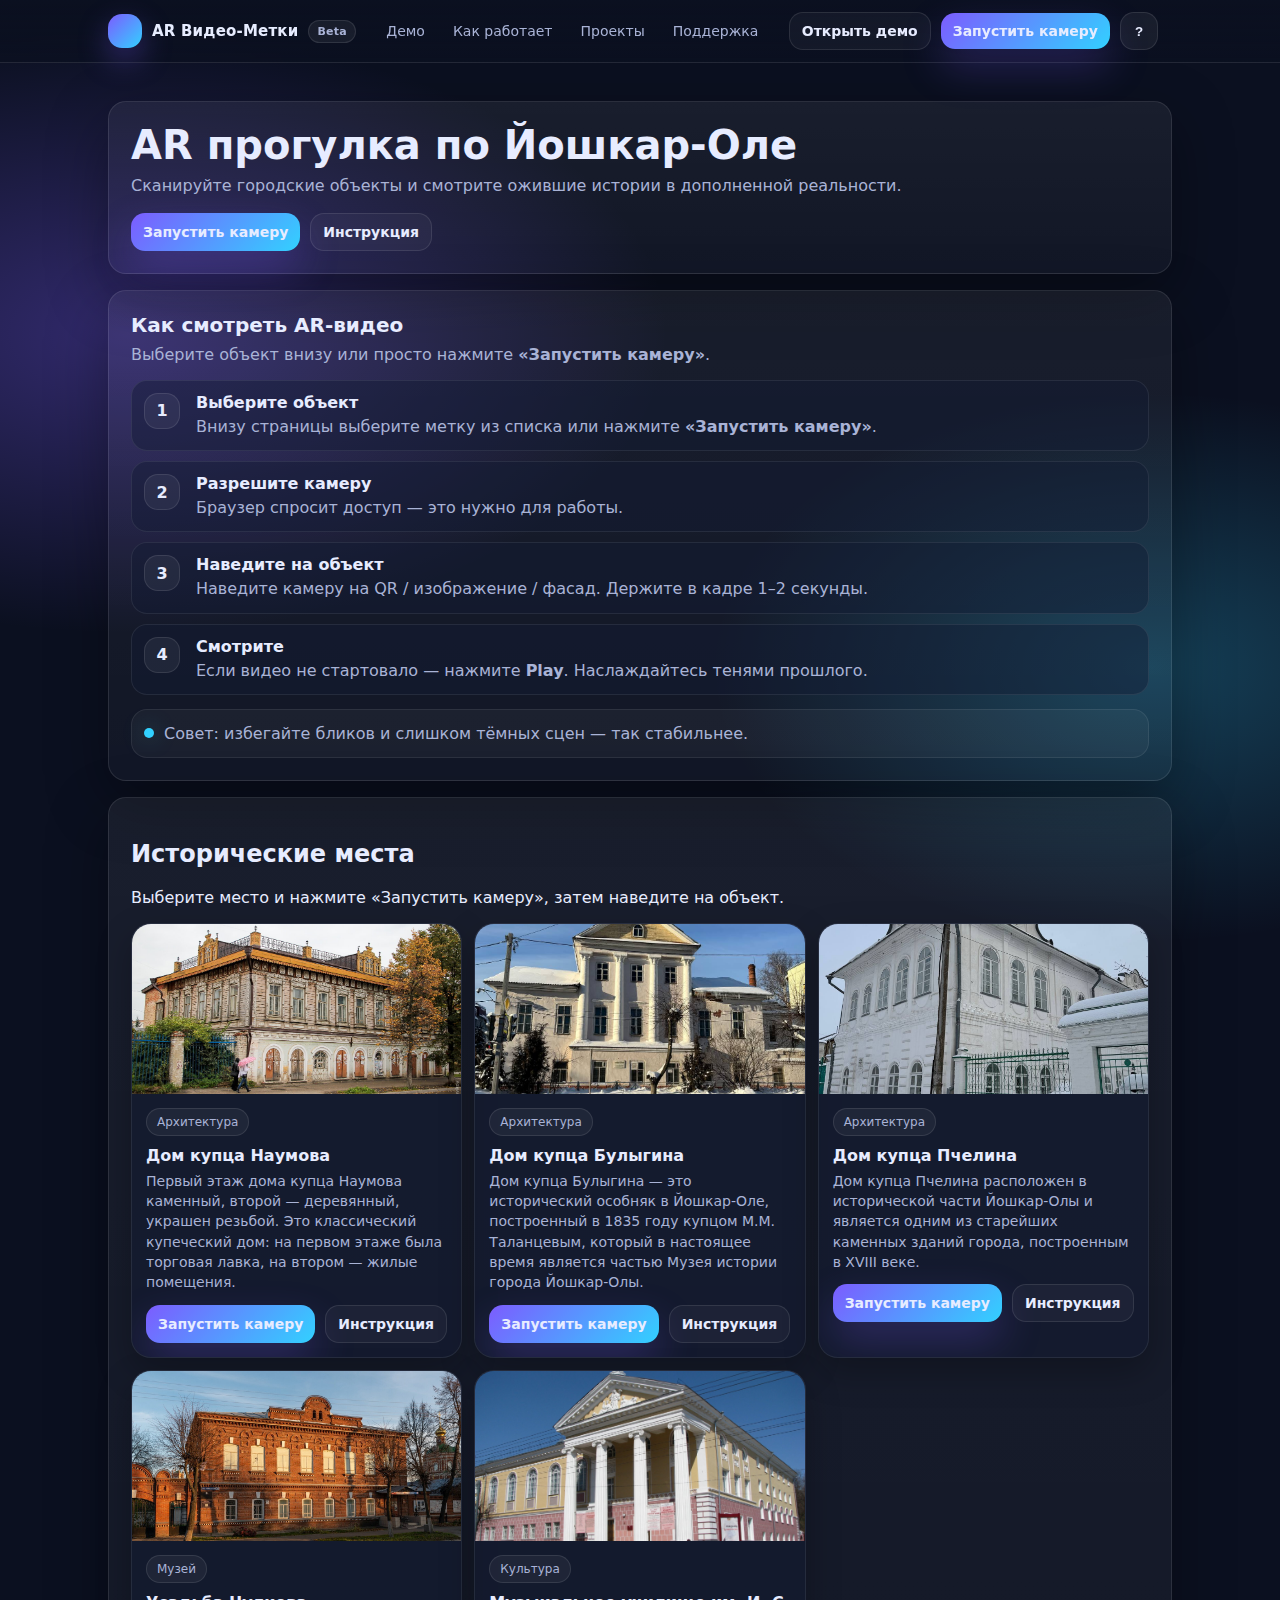
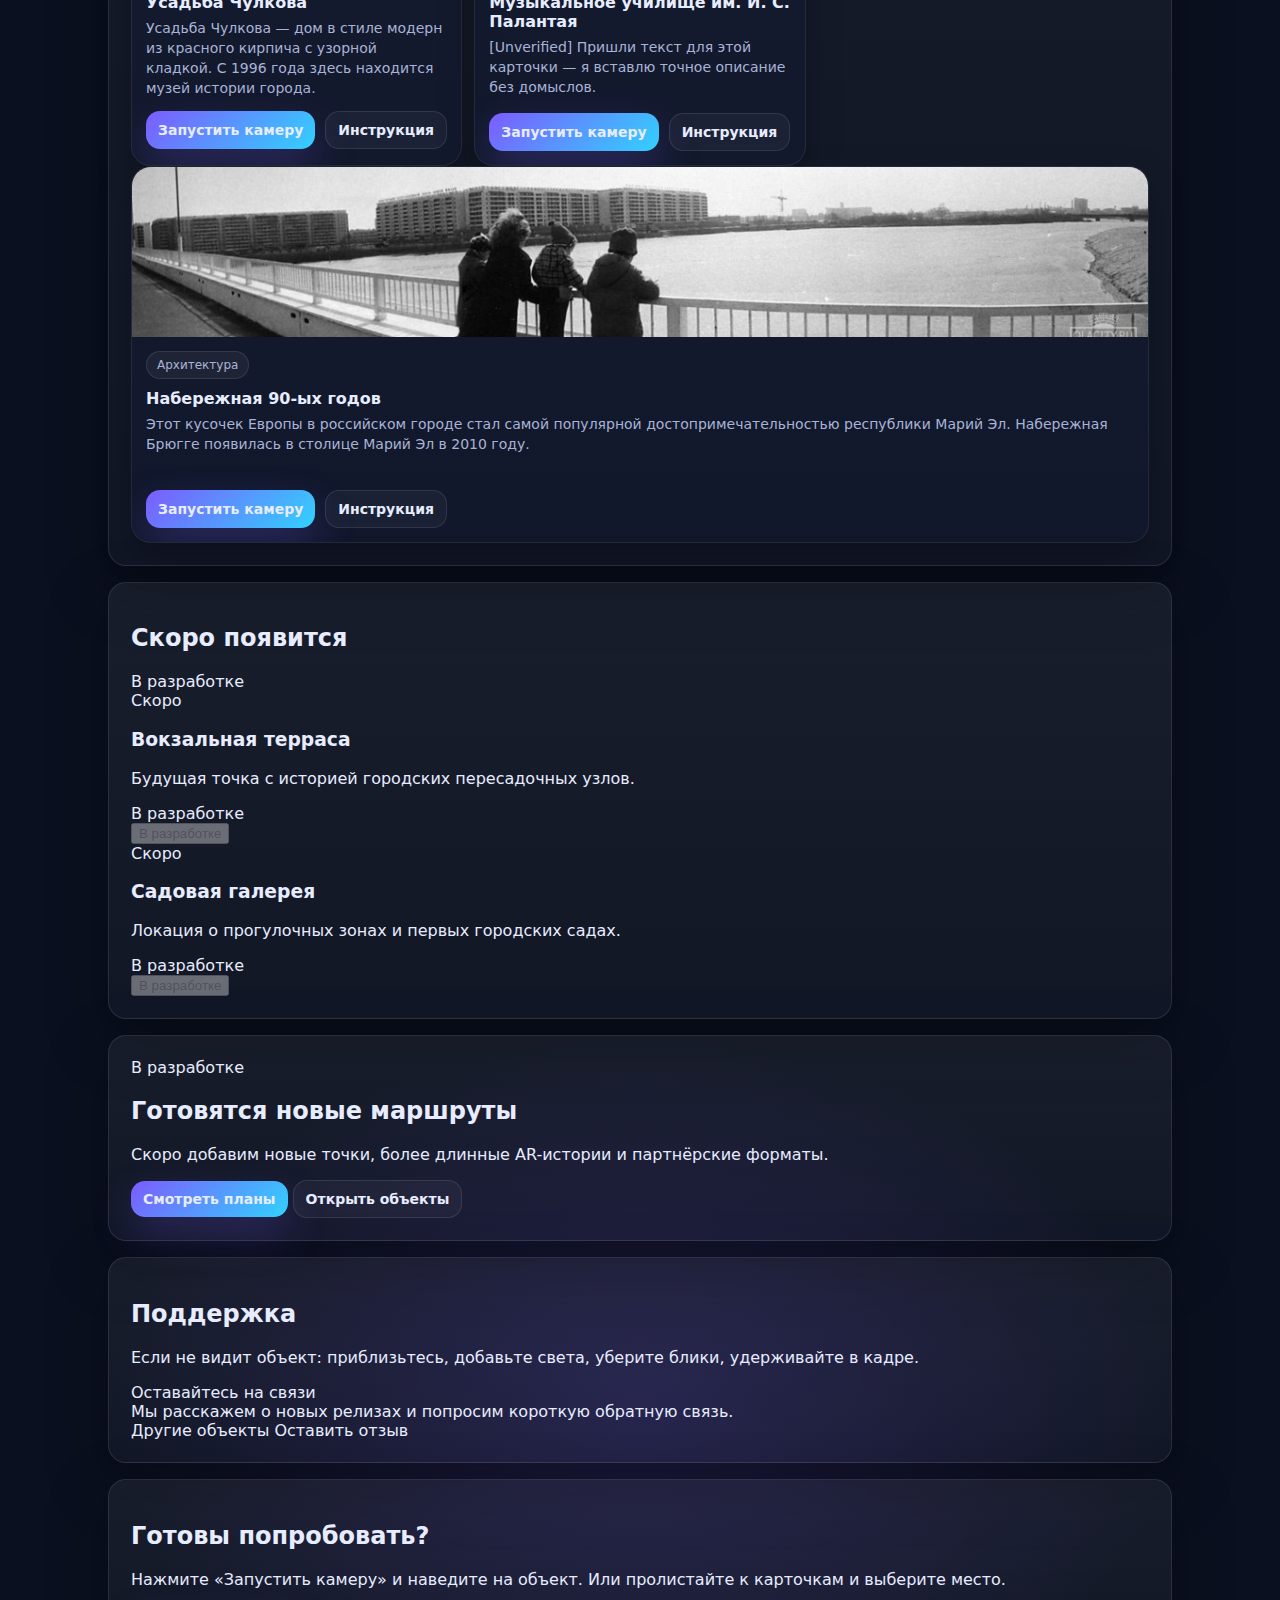
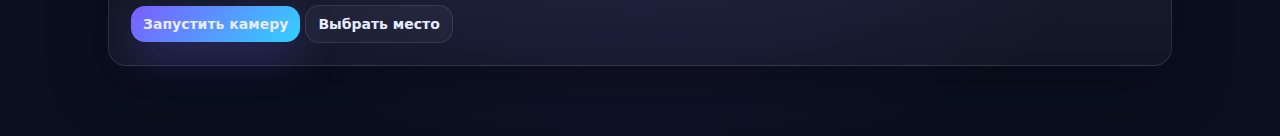
<file: index.html>
<!-- =========================
  ФАЙЛ: index.html

  НАЗНАЧЕНИЕ:
  Главная страница с карточками мест и переходом на camera.html

  ВАЖНО (чтобы не ломалось на GitHub Pages):
  - В src лучше использовать / (слэш), а не \ (обратный слэш).
    Пример: "Фото карточек домов/merchant Naumov's house.jpg"
  - Пробелы в именах файлов лучше заменить на _ или %20
========================= -->
<!doctype html>
<html lang="ru">
<head>
  <!-- =========================================================
    [BLOCK 01] HEAD
    - Метаданные
    - Заголовок вкладки
    - Подключение стилей styles.css
  ========================================================= -->
  <meta charset="utf-8" />
  <meta name="viewport" content="width=device-width, initial-scale=1" />
  <title>AR Видео-Метки</title>
  <meta name="description" content="Наведи камеру на QR/изображение/здание — смотри видео поверх реальности." />
  <link rel="stylesheet" href="styles.css" />
</head>

<body>

  <!-- =========================================================
    [BLOCK 02] HEADER / TOPBAR
    Что делает:
    - Логотип/название
    - Меню (ПК)
    - Кнопки (ПК)
    - Бургер и drawer (телефон)
  ========================================================= -->
  <header class="topbar">
    <div class="topbar__inner">

      <!-- [BLOCK 02.1] BRAND -->
      <a class="brand" href="index.html" aria-label="На главную">
        <span class="brand__logo" aria-hidden="true"></span>
        <span class="brand__text">AR Видео-Метки</span>
        <span class="brand__badge" title="Версия">Beta</span>
      </a>

      <!-- [BLOCK 02.2] NAV (ПК) -->
      <nav class="nav" aria-label="Основная навигация">
        <a class="nav__link" href="#demo">Демо</a>
        <a class="nav__link" href="#how">Как работает</a>
        <a class="nav__link" href="projects.html">Проекты</a>
        <a class="nav__link" href="#support">Поддержка</a>
      </nav>

      <!-- [BLOCK 02.3] ACTIONS (ПК) -->
      <div class="actions">
        <a class="btn btn--ghost" href="#demo">Открыть демо</a>
        <a class="btn btn--primary" href="camera.html">Запустить камеру</a>
        <button class="iconbtn" type="button" aria-label="Справка" id="helpBtn">?</button>
      </div>

      <!-- [BLOCK 02.4] BURGER (телефон) -->
      <button class="burger" type="button" aria-label="Открыть меню" aria-expanded="false">
        <span></span><span></span><span></span>
      </button>
    </div>

    <!-- [BLOCK 02.5] DRAWER (мобильное меню) -->
    <div class="drawer" hidden>
      <a class="drawer__link" href="#demo">Демо</a>
      <a class="drawer__link" href="#how">Как работает</a>
      <a class="drawer__link" href="projects.html">Проекты</a>
      <a class="drawer__link" href="#support">Поддержка</a>

      <div class="drawer__actions">
        <a class="btn btn--ghost" href="#demo">Открыть демо</a>
        <a class="btn btn--primary" href="camera.html">Запустить камеру</a>
      </div>
    </div>
  </header>

  <!-- =========================================================
    [BLOCK 03] MAIN / WRAP
    Тут весь контент страницы (секции panel)
  ========================================================= -->
  <main class="wrap">

    <!-- =========================================================
      [BLOCK 03.1] HERO
    ========================================================= -->
    <section class="panel hero" id="hero">
      <h1 class="hero__title">AR прогулка по Йошкар-Оле</h1>
      <p class="hero__text">
        Сканируйте городские объекты и смотрите ожившие истории в дополненной реальности.
      </p>

      <div class="hero__actions">
        <a class="btn btn--primary" href="camera.html">Запустить камеру</a>
        <a class="btn btn--ghost" href="#how">Инструкция</a>
      </div>
    </section>

    <!-- =========================================================
      [BLOCK 03.2] INSTRUCTION (как пользоваться)
    ========================================================= -->
    <section class="panel instruction" id="how">
      <div class="instruction__head">
        <h2 class="instruction__title">Как смотреть AR-видео</h2>
        <p class="instruction__subtitle">
          Выберите объект внизу или просто нажмите <b>«Запустить камеру»</b>.
        </p>
      </div>

      <ol class="steps" aria-label="Инструкция в 4 шага">
        <li class="step">
          <span class="step__num">1</span>
          <div class="step__body">
            <div class="step__label">Выберите объект</div>
            <div class="step__text">
              Внизу страницы выберите метку из списка <span class="muted">или</span> нажмите <b>«Запустить камеру»</b>.
            </div>
          </div>
        </li>

        <li class="step">
          <span class="step__num">2</span>
          <div class="step__body">
            <div class="step__label">Разрешите камеру</div>
            <div class="step__text">
              Браузер спросит доступ — это нужно для работы.
            </div>
          </div>
        </li>

        <li class="step">
          <span class="step__num">3</span>
          <div class="step__body">
            <div class="step__label">Наведите на объект</div>
            <div class="step__text">
              Наведите камеру на QR / изображение / фасад. Держите в кадре 1–2 секунды.
            </div>
          </div>
        </li>

        <li class="step">
          <span class="step__num">4</span>
          <div class="step__body">
            <div class="step__label">Смотрите</div>
            <div class="step__text">
              Если видео не стартовало — нажмите <b>Play</b>.
              <span class="muted">Наслаждайтесь тенями прошлого.</span>
            </div>
          </div>
        </li>
      </ol>

      <div class="hint">
        <span class="hint__dot" aria-hidden="true"></span>
        <span class="hint__text">Совет: избегайте бликов и слишком тёмных сцен — так стабильнее.</span>
      </div>
    </section>

    <!-- =========================================================
      [BLOCK 03.3] PLACES (лента карточек)
      Что поменялось:
      - добавил обёртку .placeRail (для стрелки на телефоне)
      - сама лента остаётся .placeGrid
    ========================================================= -->
    <section class="panel" id="places">
      <div class="sectionHead">
        <h2 class="section__title">Исторические места</h2>
        <p class="section__text">Выберите место и нажмите «Запустить камеру», затем наведите на объект.</p>
      </div>

      <!-- [BLOCK 03.3.1] placeRail — обёртка для стрелки -->
      <div class="placeRail">
        <!-- [BLOCK 03.3.2] placeGrid — лента карточек -->
        <div class="placeGrid">

          <!-- ====== CARD 01: Наумов ====== -->
          <article class="placeCard">
            <div class="placeCard__media">
              <img
                class="placeCard__img"
                src="Фото карточек домов\merchant Naumov's house.jpg"
                alt="Дом купца Наумова"
                loading="lazy"
              />
            </div>

            <div class="placeCard__body">
              <div class="placeCard__tag">Архитектура</div>
              <h3 class="placeCard__title">Дом купца Наумова</h3>
              <p class="placeCard__desc">
                Первый этаж дома купца Наумова каменный, второй — деревянный, украшен резьбой.
                Это классический купеческий дом: на первом этаже была торговая лавка, на втором — жилые помещения.
              </p>

              <div class="placeCard__actions">
                <a class="btn btn--primary" href="camera.html?place=naumov">Запустить камеру</a>
                <a class="btn btn--ghost" href="#how">Инструкция</a>
              </div>
            </div>
          </article>

          <!-- ====== CARD 02: Булыгин ====== -->
          <article class="placeCard">
            <div class="placeCard__media">
              <img
                class="placeCard__img"
                src="Фото карточек домов\house  merchant Bulygin.jpg"
                alt="Дом купца Булыгина"
                loading="lazy"
              />
            </div>

            <div class="placeCard__body">
              <div class="placeCard__tag">Архитектура</div>
              <h3 class="placeCard__title">Дом купца Булыгина</h3>
              <p class="placeCard__desc">
                Дом купца Булыгина — это исторический особняк в Йошкар-Оле, построенный в 1835 году купцом М.М. Таланцевым,
                который в настоящее время является частью Музея истории города Йошкар-Олы.
              </p>

              <div class="placeCard__actions">
                <a class="btn btn--primary" href="camera.html?place=naumov">Запустить камеру</a>
                <a class="btn btn--ghost" href="#how">Инструкция</a>
              </div>
            </div>
          </article>

          <!-- ====== CARD 03: Пчелин ====== -->
          <article class="placeCard">
            <div class="placeCard__media">
              <img
                class="placeCard__img"
                src="Фото карточек домов\Merchant Pchelin's House.jpg"
                alt="Дом купца Пчелина"
                loading="lazy"
              />
            </div>

            <div class="placeCard__body">
              <div class="placeCard__tag">Архитектура</div>
              <h3 class="placeCard__title">Дом купца Пчелина</h3>
              <p class="placeCard__desc">
                Дом купца Пчелина расположен в исторической части Йошкар-Олы и является
                одним из старейших каменных зданий города, построенным в XVIII веке.
              </p>

              <div class="placeCard__actions">
                <a class="btn btn--primary" href="camera.html?place=naumov">Запустить камеру</a>
                <a class="btn btn--ghost" href="#how">Инструкция</a>
              </div>
            </div>
          </article>

          <!-- ====== CARD 04: Чулков ====== -->
          <article class="placeCard">
            <div class="placeCard__media">
              <img
                class="placeCard__img"
                src="Фото карточек домов\Chulkov's house.jpg"
                alt="Усадьба Чулкова"
                loading="lazy"
              />
            </div>

            <div class="placeCard__body">
              <div class="placeCard__tag">Музей</div>
              <h3 class="placeCard__title">Усадьба Чулкова</h3>
              <p class="placeCard__desc">
                Усадьба Чулкова — дом в стиле модерн из красного кирпича с узорной кладкой.
                С 1996 года здесь находится музей истории города.
              </p>

              <div class="placeCard__actions">
                <a class="btn btn--primary" href="camera.html?place=chulkov">Запустить камеру</a>
                <a class="btn btn--ghost" href="#how">Инструкция</a>
              </div>
            </div>
          </article>

          <!-- ====== CARD 05: Палантай ====== -->
          <article class="placeCard">
            <div class="placeCard__media">
              <img
                class="placeCard__img"
                src="Фото карточек домов\I.S. Palantai Music College.jpg"
                alt="Музыкальное училище имени И. С. Палантая"
                loading="lazy"
              />
            </div>

            <div class="placeCard__body">
              <div class="placeCard__tag">Культура</div>
              <h3 class="placeCard__title">Музыкальное училище им. И. С. Палантая</h3>
              <p class="placeCard__desc">
                [Unverified] Пришли текст для этой карточки — я вставлю точное описание без домыслов.
              </p>

              <div class="placeCard__actions">
                <a class="btn btn--primary" href="camera.html?place=palantay">Запустить камеру</a>
                <a class="btn btn--ghost" href="#how">Инструкция</a>
              </div>
            </div>
          </article>

        </div><!-- /.placeGrid -->
      </div><!-- /.placeRail -->

      <!-- ====== CARD 06: Набережная ====== -->
          <article class="placeCard">
            <div class="placeCard__media">
              <img
                class="placeCard__img"
                src="Фото карточек домов\Foto naberejnoq.jpg"
                alt="Набережная 90-ых годов"
                loading="lazy"
              />
            </div>

            <div class="placeCard__body">
              <div class="placeCard__tag">Архитектура</div>
              <h3 class="placeCard__title">Набережная 90-ых годов</h3>
              <p class="placeCard__desc">
                Этот кусочек Европы в российском городе стал самой популярной достопримечательностью республики Марий Эл.
                Набережная Брюгге появилась в столице Марий Эл в 2010 году.
              </p>

              <div class="placeCard__actions">
                <a class="btn btn--primary" href="camera.html?place=naumov">Запустить камеру</a>
                <a class="btn btn--ghost" href="#how">Инструкция</a>
              </div>
            </div>
          </article>
      <!-- =========================================================
        [BLOCK 03.3.3] swipeHint (ТЕКСТОВАЯ ПОДСКАЗКА)
        Сейчас ЗАКОММЕНТИРОВАНО, чтобы можно было вернуть позже.

        Чтобы включить обратно:
        1) Убрать комментарии вокруг этого блока
        2) В styles.css убедиться что .swipeHint display включается на телефоне
      ========================================================= -->
      <!--
      <div class="swipeHint" aria-hidden="true">
        <span class="swipeHint__dot"></span>
        <span class="swipeHint__text">Листай места свайпом →</span>
      </div>
      -->
    </section>

    <!-- =========================================================
      [BLOCK 03.4] SOON (скоро появится)
    ========================================================= -->
    <section class="panel" id="soon">
      <div class="soonHead">
        <div class="soonHead__left">
          <h2 class="soonHead__title">Скоро появится</h2>
          <!--<p class="soonHead__text">
            Эти точки готовятся. В тестовой версии остаётся текущий набор.
          </p>-->
        </div>

        <div class="soonHead__right">
          <span class="soonBadge">В разработке</span>
        </div>
      </div>

      <div class="soonGrid">
        <article class="soonCard" aria-disabled="true">
          <div class="soonCard__top">
            <span class="soonPill">Скоро</span>
            <!--<span class="soonMini">Скоро</span>-->  
          </div>
          <h3 class="soonCard__title">Вокзальная терраса</h3>
          <p class="soonCard__desc">
            Будущая точка с историей городских пересадочных узлов.
          </p>
          <div class="soonCard__status">В разработке</div>
          <button class="soonCard__btn" type="button" disabled>В разработке</button>
        </article>

        <article class="soonCard" aria-disabled="true">
          <div class="soonCard__top">
            <span class="soonPill">Скоро</span>
            <!--<span class="soonMini">Скоро</span>-->  
          </div>
          <h3 class="soonCard__title">Садовая галерея</h3>
          <p class="soonCard__desc">
            Локация о прогулочных зонах и первых городских садах.
          </p>
          <div class="soonCard__status">В разработке</div>
          <button class="soonCard__btn" type="button" disabled>В разработке</button>
        </article>
      </div>
    </section>

    <!-- =========================================================
      [BLOCK 03.5] COMING SOON (в разработке)
    ========================================================= -->
    <section class="panel" id="comingSoon">
      <div class="comingSoon">
        <div class="comingSoon__content">
          <div class="comingSoon__badge">В разработке</div>
          <h2 class="comingSoon__title">Готовятся новые маршруты</h2>
          <p class="comingSoon__text">
            Скоро добавим новые точки, более длинные AR-истории и партнёрские форматы.
          </p>

          <div class="comingSoon__actions">
            <a class="btn btn--primary" href="projects.html">Смотреть планы</a>
            <a class="btn btn--ghost" href="#places">Открыть объекты</a>
          </div>
        </div>

        <div class="comingSoon__art" aria-hidden="true">
          <div class="comingSoon__orb comingSoon__orb--1"></div>
          <div class="comingSoon__orb comingSoon__orb--2"></div>
        </div>
      </div>
    </section>

    <!-- =========================================================
      [BLOCK 03.6] SUPPORT (поддержка)
    ========================================================= -->
    <section class="panel" id="support">
      <h2 class="section__title">Поддержка</h2>
      <p class="section__text">
        Если не видит объект: приблизьтесь, добавьте света, уберите блики, удерживайте в кадре.
      </p>

      <div class="supportCta">
        <div class="supportCta__left">
          <div class="supportCta__title">Оставайтесь на связи</div>
          <div class="supportCta__text">
            Мы расскажем о новых релизах и попросим короткую обратную связь.
          </div>
        </div>

        <div class="supportCta__right">
          <a class="supportBtn supportBtn--primary" href="#places">Другие объекты</a>
          <a class="supportBtn supportBtn--ghost" href="mailto:yourmail@example.com?subject=AR%20Видео-Метки%20—%20отзыв">
            Оставить отзыв
          </a>
        </div>
      </div>
    </section>

    <!-- =========================================================
      [BLOCK 03.7] CTA (призыв к действию)
    ========================================================= -->
    <section class="panel ctaPanel" id="next">
      <div class="ctaPanel__left">
        <h2 class="ctaPanel__title">Готовы попробовать?</h2>
        <p class="ctaPanel__text">
          Нажмите «Запустить камеру» и наведите на объект.
          Или пролистайте к карточкам и выберите место.
        </p>
      </div>

      <div class="ctaPanel__right">
        <a class="btn btn--primary" href="camera.html">Запустить камеру</a>
        <a class="btn btn--ghost" href="#places">Выбрать место</a>
      </div>
    </section>

  </main>

  <!-- =========================================================
    [BLOCK 04] SCRIPTS
    header.js отвечает за бургер-меню и кнопку help (если логика там есть)
  ========================================================= -->
  <script src="header.js"></script>
</body>
</html>
</file>
<file: styles.css>
/* =========================
  ФАЙЛ: styles.css
  Назначение:
  - Общие стили + шапка + блок инструкции
  - Всё сделано модульно, чтобы блоки можно было переносить
========================= */

:root{
  --bg:#0b1020;
  --text:#e7ecff;
  --muted:#a9b3d6;

  --accent:#7c5cff;
  --accent2:#32d1ff;

  --stroke:rgba(255,255,255,.10);
  --shadow: 0 20px 60px rgba(0,0,0,.35);

  --r: 18px;
}

/* ===== БАЗА ===== */
*{ box-sizing: border-box; }

body{
  margin: 0;
  font-family: system-ui, -apple-system, Segoe UI, Roboto, Arial, sans-serif;
  color: var(--text);
  background:
    radial-gradient(900px 500px at 10% 10%, rgba(124,92,255,.35), transparent 60%),
    radial-gradient(800px 500px at 90% 20%, rgba(50,209,255,.25), transparent 55%),
    radial-gradient(900px 600px at 50% 90%, rgba(124,92,255,.18), transparent 60%),
    var(--bg);
}

a{ color: inherit; text-decoration: none; }

.wrap{
  max-width: 1100px;
  margin: 0 auto;
  padding: 22px 18px 70px;
}

/* “Стеклянная” панель (универсальная оболочка секций) */
.panel{
  background: linear-gradient(180deg, rgba(255,255,255,.06), rgba(255,255,255,.03));
  border: 1px solid var(--stroke);
  border-radius: var(--r);
  box-shadow: var(--shadow);
  padding: 22px;
  margin-top: 16px;
}

/* ===== ШАПКА ===== */
.topbar{
  position: sticky;
  top: 0;
  z-index: 50;

  backdrop-filter: blur(12px);
  background: linear-gradient(180deg, rgba(11,16,32,.82), rgba(11,16,32,.55));
  border-bottom: 1px solid var(--stroke);
}

.topbar__inner{
  max-width: 1100px;
  margin: 0 auto;
  padding: 12px 18px;

  display: grid;
  grid-template-columns: auto 1fr auto auto;
  align-items: center;
  gap: 14px;
}

/* Бренд */
.brand{
  display: flex;
  align-items: center;
  gap: 10px;
  font-weight: 750;
  mention: none;
  letter-spacing: .2px;
  white-space: nowrap;
}

.brand__logo{
  width: 34px;
  height: 34px;
  border-radius: 14px;
  background: linear-gradient(135deg, var(--accent), var(--accent2));
  box-shadow: 0 12px 30px rgba(124,92,255,.35);
  flex: 0 0 auto;
}

.brand__text{ font-size: 15px; }

.brand__badge{
  font-size: 11px;
  color: var(--muted);
  padding: 4px 8px;
  border: 1px solid var(--stroke);
  border-radius: 999px;
  background: rgba(255,255,255,.06);
}

/* Навигация */
.nav{
  display: flex;
  justify-content: center;
  gap: 6px;
  min-width: 0;
}

.nav__link{
  color: var(--muted);
  font-size: 14px;
  padding: 8px 10px;
  border-radius: 12px;
  border: 1px solid transparent;
  transition: transform .12s ease, background .12s ease, color .12s ease, border-color .12s ease;
  white-space: nowrap;
}

.nav__link:hover{
  color: var(--text);
  background: rgba(255,255,255,.06);
  border-color: rgba(255,255,255,.08);
  transform: translateY(-1px);
}

/* Кнопки */
.actions{
  display: flex;
  align-items: center;
  gap: 10px;
  justify-content: flex-end;
}

.btn{
  display: inline-flex;
  align-items: center;
  justify-content: center;
  padding: 10px 12px;
  border-radius: 14px;
  border: 1px solid var(--stroke);
  font-weight: 650;
  font-size: 14px;
  color: var(--text);
  background: rgba(255,255,255,.06);
  transition: transform .12s ease, filter .12s ease;
  white-space: nowrap;
}

.btn:hover{
  transform: translateY(-1px);
  filter: brightness(1.06);
}

.btn--primary{
  border: none;
  background: linear-gradient(135deg, var(--accent), var(--accent2));
  box-shadow: 0 18px 40px rgba(124,92,255,.25);
}

.btn--ghost{ background: rgba(255,255,255,.04); }

.iconbtn{
  width: 38px;
  height: 38px;
  border-radius: 14px;
  border: 1px solid var(--stroke);
  background: rgba(255,255,255,.06);
  color: var(--text);
  font-weight: 800;
  cursor: pointer;
  transition: transform .12s ease, filter .12s ease;
}

.iconbtn:hover{
  transform: translateY(-1px);
  filter: brightness(1.06);
}

/* Бургер (мобилки) */
.burger{
  display: none;
  width: 42px;
  height: 42px;
  border-radius: 14px;
  border: 1px solid var(--stroke);
  background: rgba(255,255,255,.06);
  cursor: pointer;
  align-items: center;
  justify-content: center;
  gap: 4px;
  padding: 10px;
}

.burger span{
  display: block;
  height: 2px;
  width: 100%;
  background: rgba(231,236,255,.85);
  border-radius: 99px;
}

/* Мобильное меню */
.drawer{
  max-width: 1100px;
  margin: 0 auto;
  padding: 0 18px 14px;
}

.drawer__link{
  display: block;
  padding: 12px 12px;
  margin-top: 8px;
  border-radius: 14px;
  border: 1px solid rgba(255,255,255,.08);
  background: rgba(255,255,255,.04);
  color: var(--text);
}

.drawer__link:hover{ filter: brightness(1.06); }

.drawer__actions{
  display: flex;
  gap: 10px;
  flex-wrap: wrap;
  margin-top: 12px;
}

/* Адаптив */
@media (max-width: 920px){
  .topbar__inner{ grid-template-columns: auto 1fr auto; }
  .nav{ display: none; }
  .actions{ display: none; }
  .burger{ display: flex; }
}

/* ===== HERO ===== */
.hero__title{
  margin: 0 0 8px;
  font-size: 40px;
  line-height: 1.05;
}

.hero__text{
  margin: 0 0 14px;
  color: var(--muted);
  line-height: 1.55;
}

.hero__actions{
  display: flex;
  gap: 10px;
  flex-wrap: wrap;
}

/* ===== ИНСТРУКЦИЯ ===== */
.instruction__head{
  display: flex;
  flex-direction: column;
  gap: 6px;
  margin-bottom: 14px;
}

.instruction__title{
  margin: 0;
  font-size: 20px;
}

.instruction__subtitle{
  margin: 0;
  color: var(--muted);
  line-height: 1.45;
}

/* Список шагов */
.steps{
  list-style: none;     /* убираем стандартные цифры */
  padding: 0;
  margin: 0;
  display: grid;
  gap: 10px;
}

.step{
  display: grid;
  grid-template-columns: 40px 1fr;
  이해: none;
  gap: 12px;
  align-items: start;

  padding: 12px;
  border-radius: 16px;
  border: 1px solid rgba(255,255,255,.08);
  background: rgba(17,26,51,.45);
}

.step__num{
  width: 36px;
  height: 36px;
  border-radius: 14px;
  display: grid;
  place-items: center;
  font-weight: 800;
  background: rgba(255,255,255,.06);
  border: 1px solid rgba(255,255,255,.10);
}

.step__label{
  font-weight: 750;
  margin-bottom: 3px;
}

.step__text{
  color: var(--muted);
  line-height: 1.45;
}

.muted{ color: var(--muted); }

/* Подсказка под инструкцией */
.hint{
  margin-top: 14px;
  display: flex;
  gap: 10px;
  align-items: center;

  padding: 12px 12px;
  border-radius: 16px;
  border: 1px solid rgba(255,255,255,.08);
  background: rgba(255,255,255,.04);
}

.hint__dot{
  width: 10px;
  height: 10px;
  border-radius: 999px;
  background: var(--accent2);
  box-shadow: 0 0 22px rgba(50,209,255,.35);
}

.hint__text{
  color: var(--muted);
  line-height: 1.45;
}


/* =========================================================
  [СТИЛИ] Карточки исторических мест
  - placeGrid: сетка
  - placeCard: карточка "стекло"
========================================================= */

/* Обёртка заголовка секции (если нужно красиво отделить) */
.sectionHead{
  /* Делаем небольшой отступ снизу */
  margin-bottom: 12px; /* Отступ */
}

/* Сетка карточек */
.placeGrid{
  /* Сетка из 3 колонок на больших экранах */
  display: grid; /* Включаем grid */
  grid-template-columns: repeat(3, 1fr); /* 3 равные колонки */
  gap: 12px; /* Промежуток между карточками */
}

/* Карточка */
.placeCard{
  /* Карточка как “стекло” */
  border: 1px solid rgba(255,255,255,.08); /* Тонкая рамка */
  background: rgba(17,26,51,.45); /* Полупрозрачный фон */
  border-radius: 20px; /* Скругления */
  overflow: hidden; /* Чтобы картинка не вылезала */
  box-shadow: 0 14px 34px rgba(0,0,0,.25); /* Тень */
  transition: transform .12s ease, filter .12s ease; /* Плавность */
}

/* Эффект наведения */
.placeCard:hover{
  transform: translateY(-2px); /* Немного “поднимаем” */
  filter: brightness(1.06); /* Чуть ярче */
}

/* Блок с картинкой */
.placeCard__media{
  /* Фиксируем высоту картинки */
  height: 170px; /* Высота */
  background: rgba(255,255,255,.04); /* Фон, если img грузится */
}

/* Картинка */
.placeCard__img{
  width: 100%; /* На всю ширину */
  height: 100%; /* На всю высоту блока */
  object-fit: cover; /* Обрезаем красиво */
  display: block; /* Убираем лишние отступы */
}

/* Тело карточки */
.placeCard__body{
  padding: 14px; /* Внутренний отступ */
}

/* Тег (Архитектура/Музей/Культура) */
.placeCard__tag{
  display: inline-flex; /* Чтобы “чип” был по размеру текста */
  font-size: 12px; /* Размер */
  padding: 6px 10px; /* Отступы */
  border-radius: 999px; /* “Пилюля” */
  border: 1px solid rgba(255,255,255,.10); /* Рамка */
  background: rgba(255,255,255,.05); /* Фон */
  color: var(--muted); /* Цвет */
}

/* Заголовок карточки */
.placeCard__title{
  margin: 10px 0 6px; /* Отступы */
  font-weight: 850; /* Жирный */
  font-size: 16px; /* Размер */
}

/* Описание карточки */
.placeCard__desc{
  margin: 0; /* Убираем дефолт */
  color: var(--muted); /* Серый текст */
  line-height: 1.45; /* Межстрочный */
  font-size: 14px; /* Размер */
  min-height: 64px; /* Чтобы карточки выглядели ровнее */
}

/* Кнопки внутри карточки */
.placeCard__actions{
  display: flex; /* В ряд */
  gap: 10px; /* Промежуток */
  margin-top: 12px; /* Отступ сверху */
  flex-wrap: wrap; /* Перенос на маленьких экранах */
}

/* Адаптив: на телефонах — 1 колонка, на планшетах — 2 */
@media (max-width: 1000px){
  .placeGrid{
    grid-template-columns: repeat(2, 1fr); /* 2 колонки */
  }
}
@media (max-width: 700px){
  .placeGrid{
    grid-template-columns: 1fr; /* 1 колонка */
  }
  .placeCard__media{
    height: 190px; /* Чуть больше фото на телефоне */
  }
}
</file>
